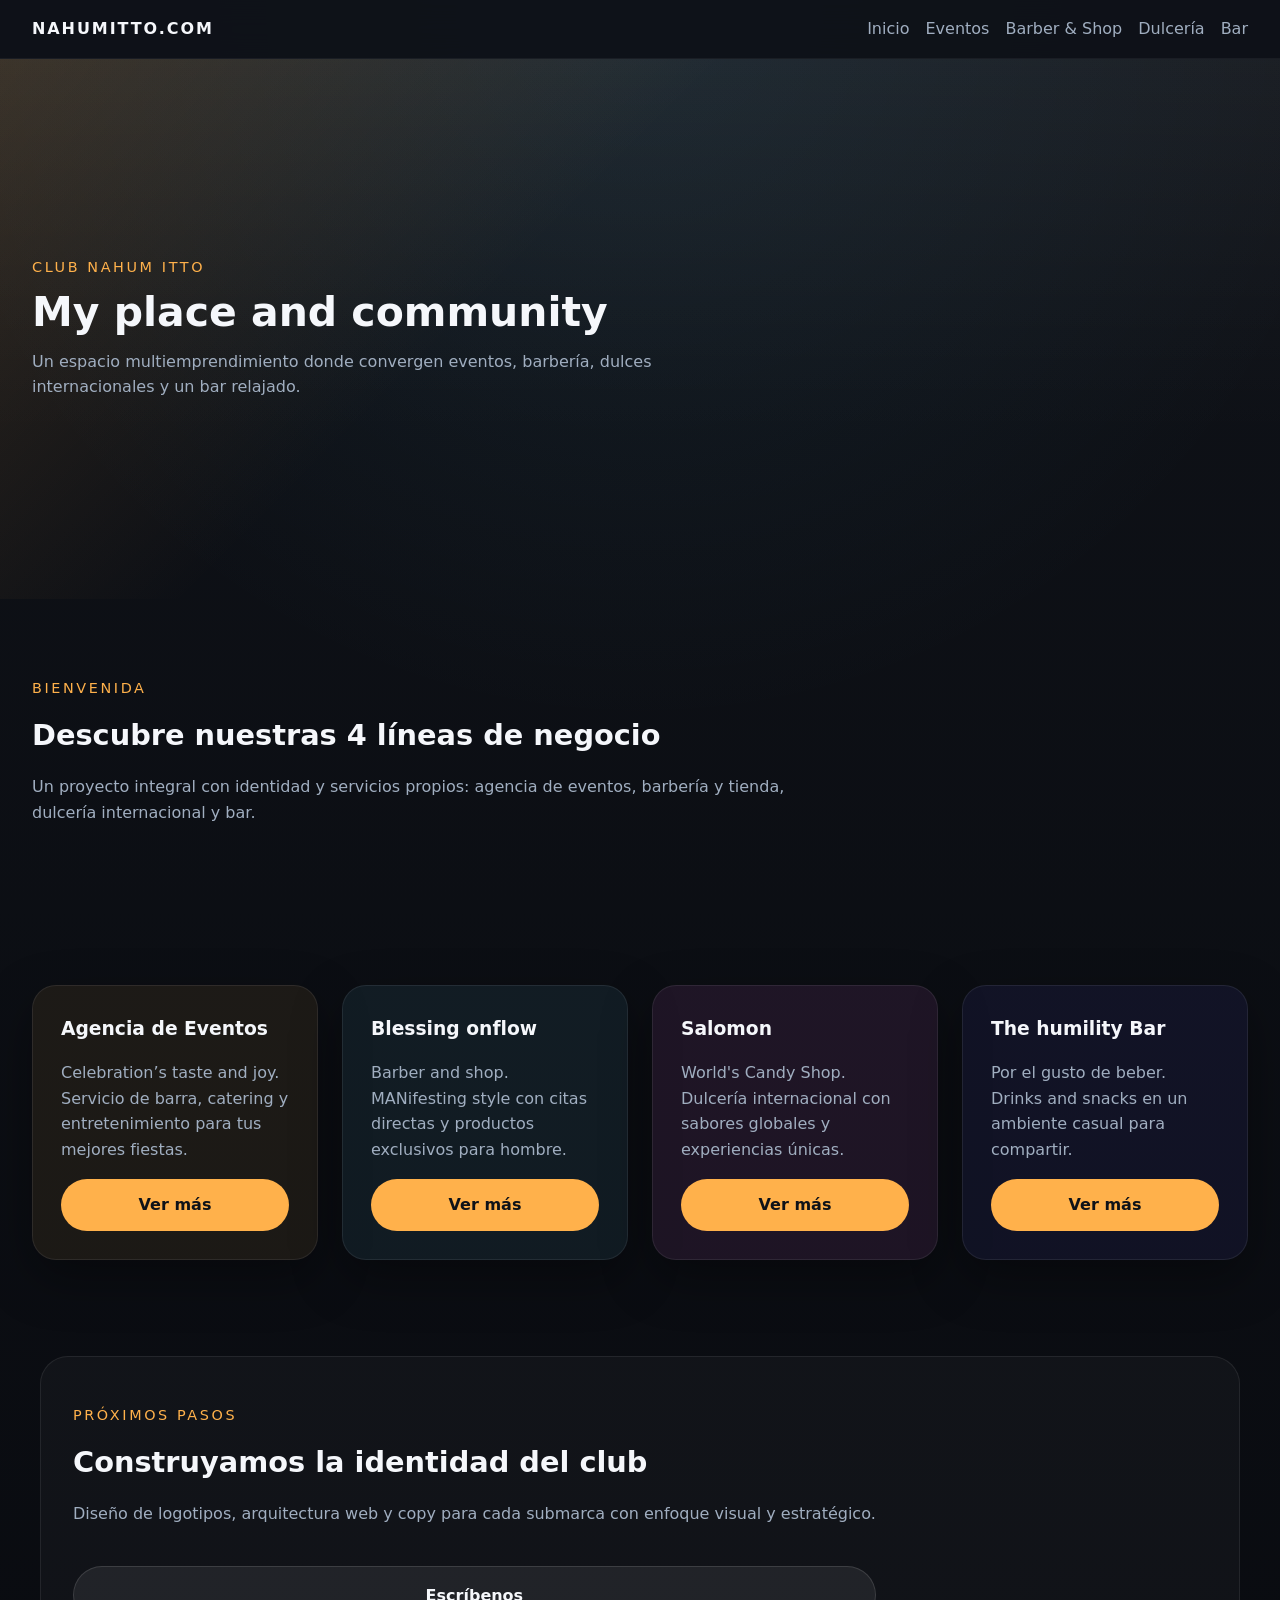
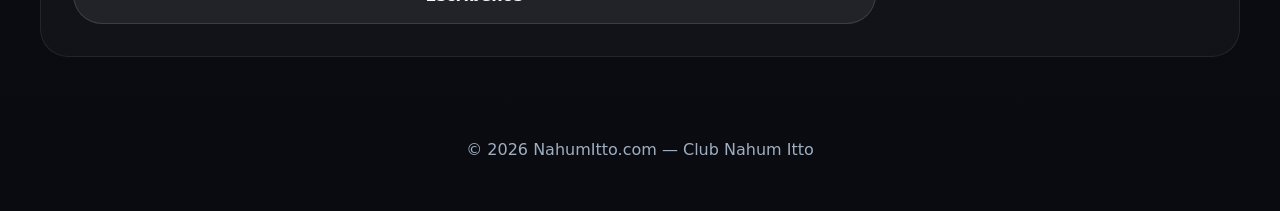
<file: index.html>
<!DOCTYPE html>
<html lang="es">
<head>
  <meta charset="UTF-8" />
  <meta name="viewport" content="width=device-width, initial-scale=1.0" />
  <title>NahumItto.com | Club Nahum Itto</title>
  <link rel="stylesheet" href="style.css" />
</head>
<body>
  <header class="site-header home-header">
    <div class="brand">
      <a href="index.html">NahumItto.com</a>
    </div>
    <nav class="main-nav">
      <a href="index.html">Inicio</a>
      <a href="eventos.html">Eventos</a>
      <a href="barber-shop.html">Barber & Shop</a>
      <a href="candy-shop.html">Dulcería</a>
      <a href="bar.html">Bar</a>
    </nav>
  </header>

  <main>
    <section class="hero hero-home">
      <div class="hero-content">
        <p class="eyebrow">Club Nahum Itto</p>
        <h1>My place and community</h1>
        <p>Un espacio multiemprendimiento donde convergen eventos, barbería, dulces internacionales y un bar relajado.</p>
      </div>
    </section>

    <section class="section intro-section">
      <div class="section-intro">
        <p class="eyebrow">Bienvenida</p>
        <h2>Descubre nuestras 4 líneas de negocio</h2>
        <p>Un proyecto integral con identidad y servicios propios: agencia de eventos, barbería y tienda, dulcería internacional y bar.</p>
      </div>
    </section>

    <section class="section grid-home">
      <article class="home-card home-card-eventos">
        <h3>Agencia de Eventos</h3>
        <p>Celebration’s taste and joy. Servicio de barra, catering y entretenimiento para tus mejores fiestas.</p>
        <a class="button small" href="eventos.html">Ver más</a>
      </article>
      <article class="home-card home-card-barber">
        <h3>Blessing onflow</h3>
        <p>Barber and shop. MANifesting style con citas directas y productos exclusivos para hombre.</p>
        <a class="button small" href="barber-shop.html">Ver más</a>
      </article>
      <article class="home-card home-card-candy">
        <h3>Salomon</h3>
        <p>World's Candy Shop. Dulcería internacional con sabores globales y experiencias únicas.</p>
        <a class="button small" href="candy-shop.html">Ver más</a>
      </article>
      <article class="home-card home-card-bar">
        <h3>The humility Bar</h3>
        <p>Por el gusto de beber. Drinks and snacks en un ambiente casual para compartir.</p>
        <a class="button small" href="bar.html">Ver más</a>
      </article>
    </section>

    <section class="section contact-section">
      <div>
        <p class="eyebrow">Próximos pasos</p>
        <h2>Construyamos la identidad del club</h2>
        <p>Diseño de logotipos, arquitectura web y copy para cada submarca con enfoque visual y estratégico.</p>
      </div>
      <a class="button secondary" href="mailto:contacto@nahumitto.com">Escríbenos</a>
    </section>
  </main>

  <footer class="footer">
    <p>© 2026 NahumItto.com — Club Nahum Itto</p>
  </footer>
</body>
</html>
</file>
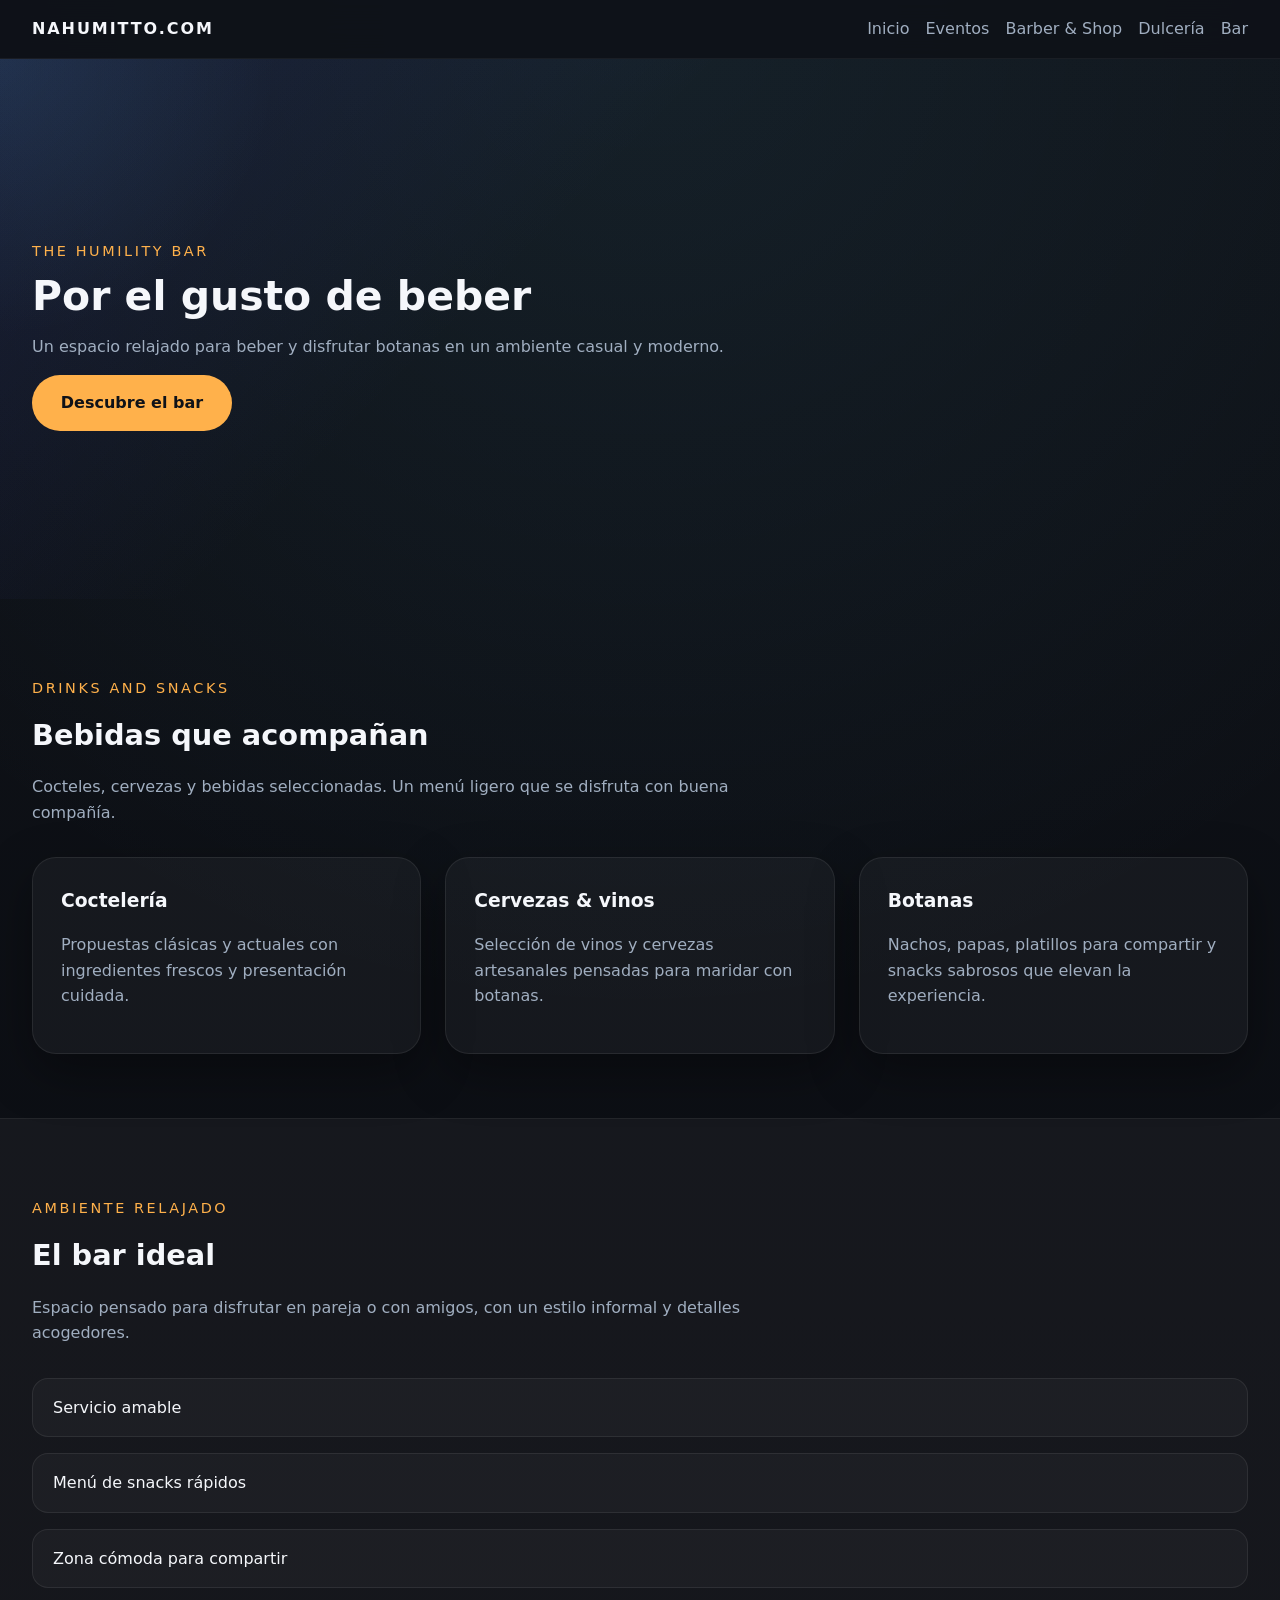
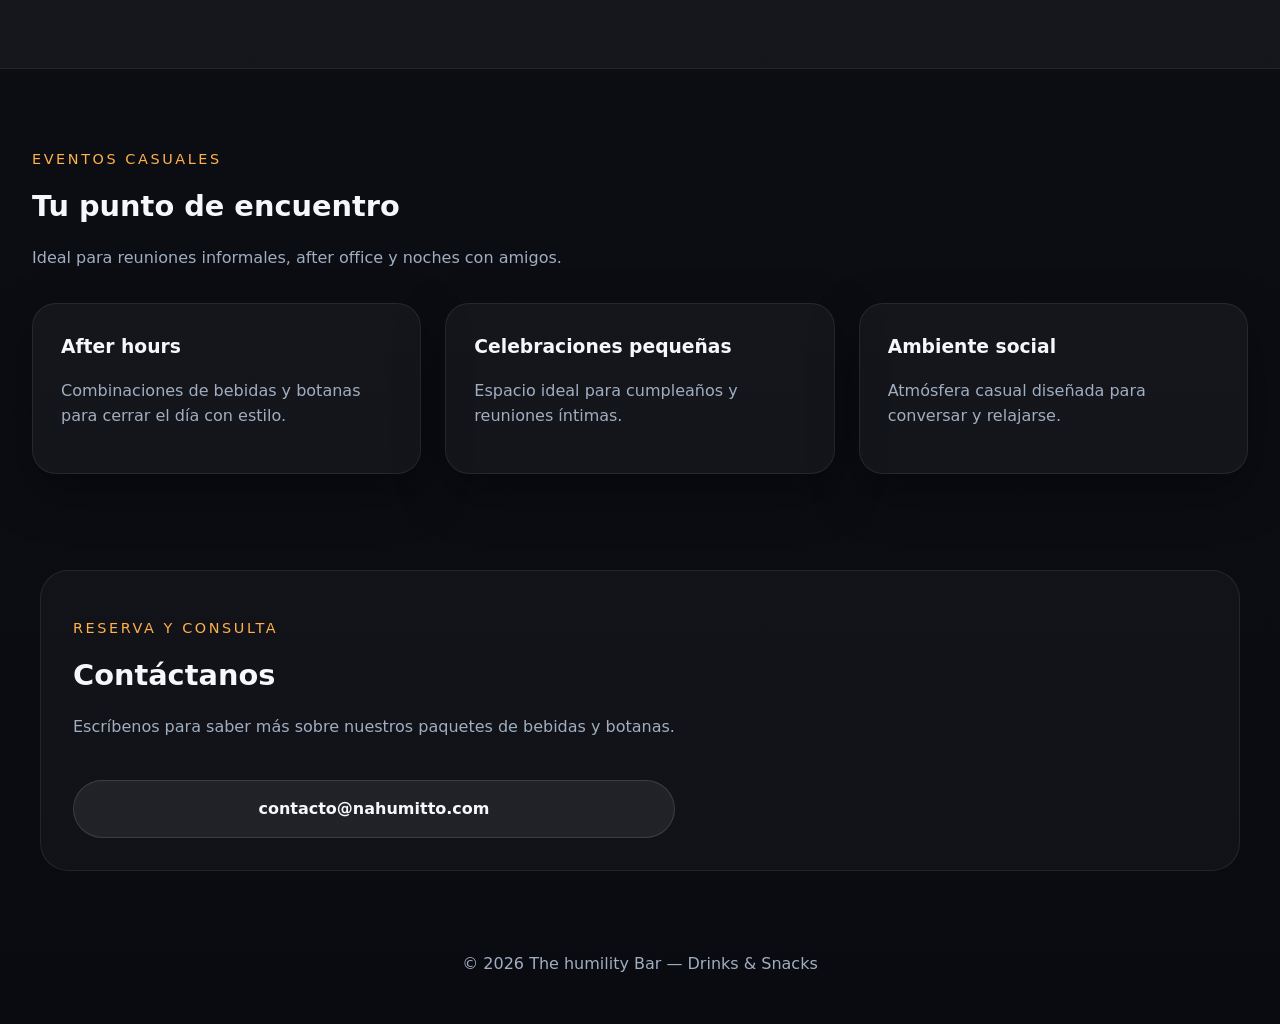
<file: bar.html>
<!DOCTYPE html>
<html lang="es">
<head>
  <meta charset="UTF-8" />
  <meta name="viewport" content="width=device-width, initial-scale=1.0" />
  <title>The Humility Bar | Drinks & Snacks</title>
  <link rel="stylesheet" href="style.css" />
</head>
<body>
  <header class="site-header">
    <div class="brand">
      <a href="index.html">NahumItto.com</a>
    </div>
    <nav class="main-nav">
      <a href="index.html">Inicio</a>
      <a href="eventos.html">Eventos</a>
      <a href="barber-shop.html">Barber & Shop</a>
      <a href="candy-shop.html">Dulcería</a>
      <a href="bar.html">Bar</a>
    </nav>
  </header>

  <main>
    <section class="hero hero-bar">
      <div class="hero-content">
        <p class="eyebrow">The humility Bar</p>
        <h1>Por el gusto de beber</h1>
        <p>Un espacio relajado para beber y disfrutar botanas en un ambiente casual y moderno.</p>
        <a class="button" href="#drinks">Descubre el bar</a>
      </div>
    </section>

    <section id="drinks" class="section">
      <div class="section-intro">
        <p class="eyebrow">Drinks and snacks</p>
        <h2>Bebidas que acompañan</h2>
        <p>Cocteles, cervezas y bebidas seleccionadas. Un menú ligero que se disfruta con buena compañía.</p>
      </div>
      <div class="cards-grid">
        <article class="card">
          <h3>Coctelería</h3>
          <p>Propuestas clásicas y actuales con ingredientes frescos y presentación cuidada.</p>
        </article>
        <article class="card">
          <h3>Cervezas & vinos</h3>
          <p>Selección de vinos y cervezas artesanales pensadas para maridar con botanas.</p>
        </article>
        <article class="card">
          <h3>Botanas</h3>
          <p>Nachos, papas, platillos para compartir y snacks sabrosos que elevan la experiencia.</p>
        </article>
      </div>
    </section>

    <section class="section section-highlight">
      <div class="section-intro">
        <p class="eyebrow">Ambiente relajado</p>
        <h2>El bar ideal</h2>
        <p>Espacio pensado para disfrutar en pareja o con amigos, con un estilo informal y detalles acogedores.</p>
      </div>
      <ul class="feature-list">
        <li>Servicio amable</li>
        <li>Menú de snacks rápidos</li>
        <li>Zona cómoda para compartir</li>
      </ul>
    </section>

    <section class="section">
      <div class="section-intro">
        <p class="eyebrow">Eventos casuales</p>
        <h2>Tu punto de encuentro</h2>
        <p>Ideal para reuniones informales, after office y noches con amigos.</p>
      </div>
      <div class="cards-grid">
        <article class="card">
          <h3>After hours</h3>
          <p>Combinaciones de bebidas y botanas para cerrar el día con estilo.</p>
        </article>
        <article class="card">
          <h3>Celebraciones pequeñas</h3>
          <p>Espacio ideal para cumpleaños y reuniones íntimas.</p>
        </article>
        <article class="card">
          <h3>Ambiente social</h3>
          <p>Atmósfera casual diseñada para conversar y relajarse.</p>
        </article>
      </div>
    </section>

    <section class="contact-section">
      <div>
        <p class="eyebrow">Reserva y consulta</p>
        <h2>Contáctanos</h2>
        <p>Escríbenos para saber más sobre nuestros paquetes de bebidas y botanas.</p>
      </div>
      <a class="button secondary" href="mailto:contacto@nahumitto.com">contacto@nahumitto.com</a>
    </section>
  </main>

  <footer class="footer">
    <p>© 2026 The humility Bar — Drinks & Snacks</p>
  </footer>
</body>
</html>
</file>
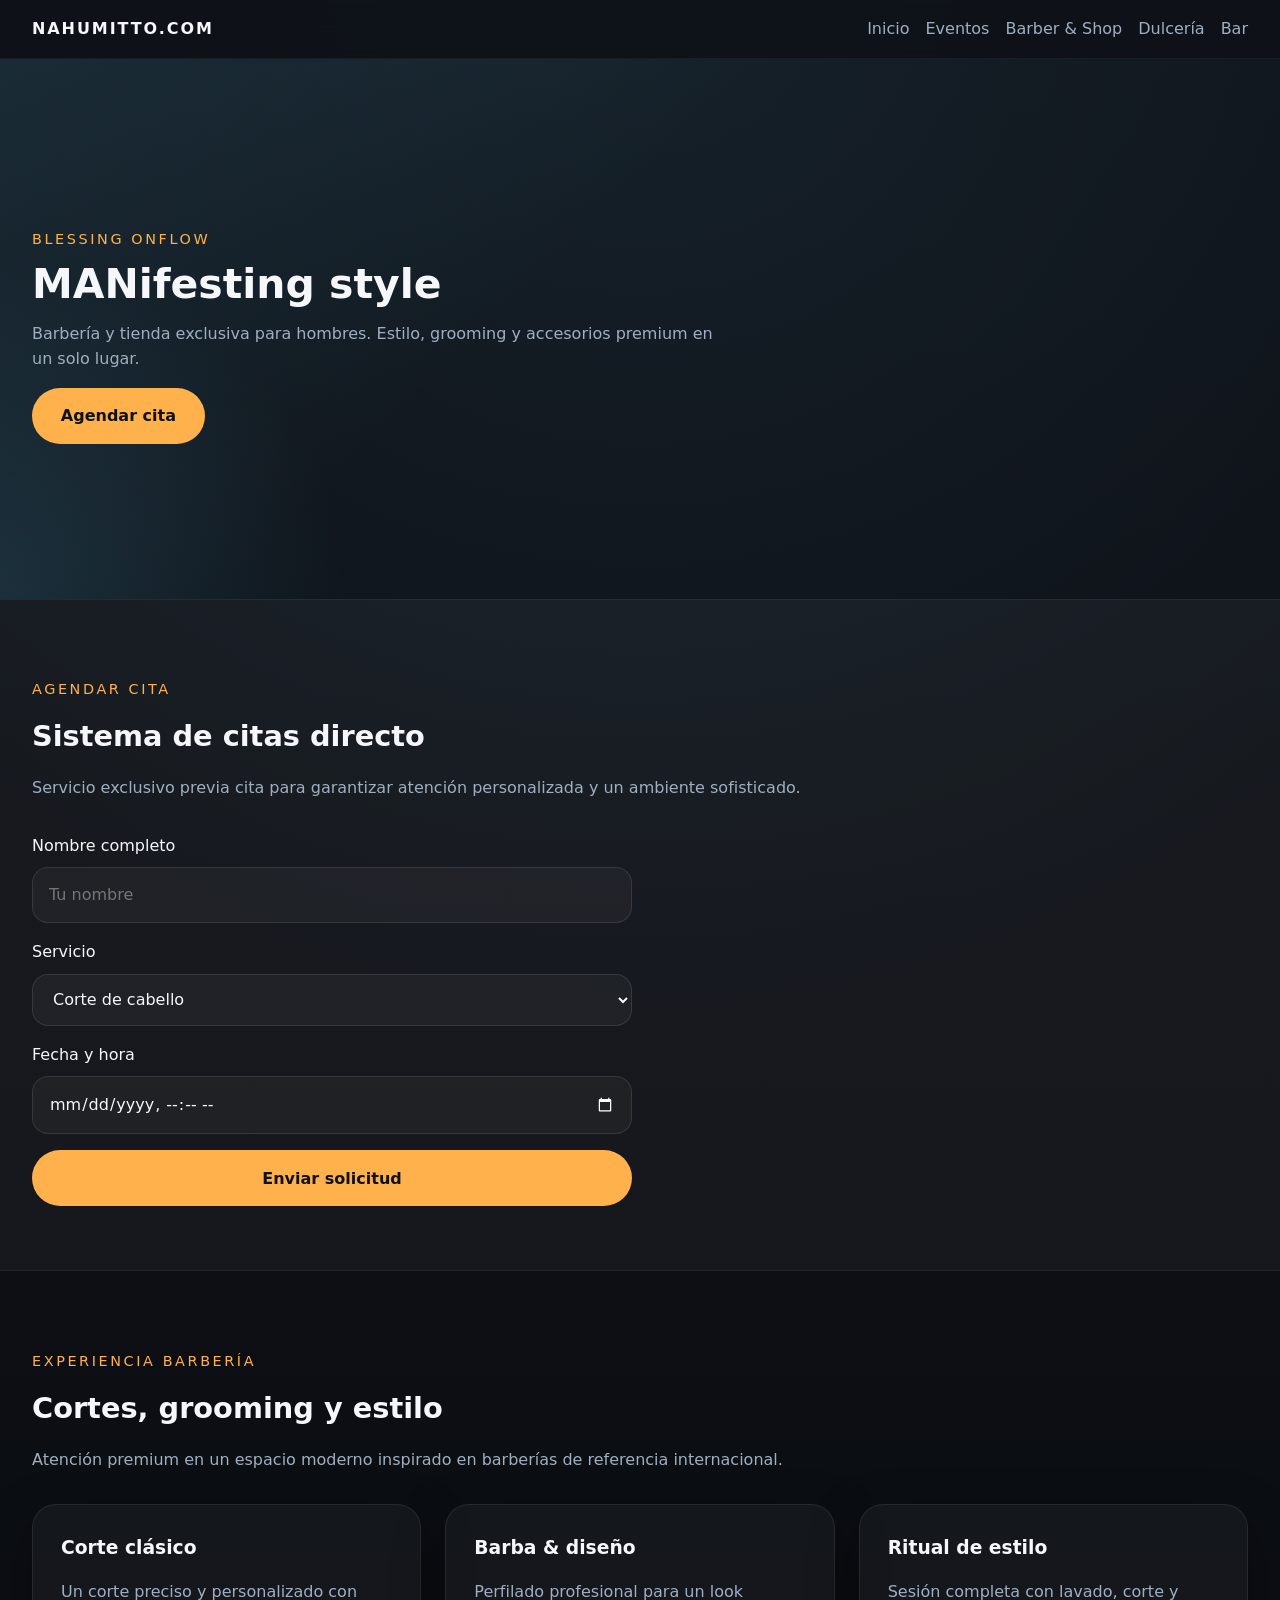
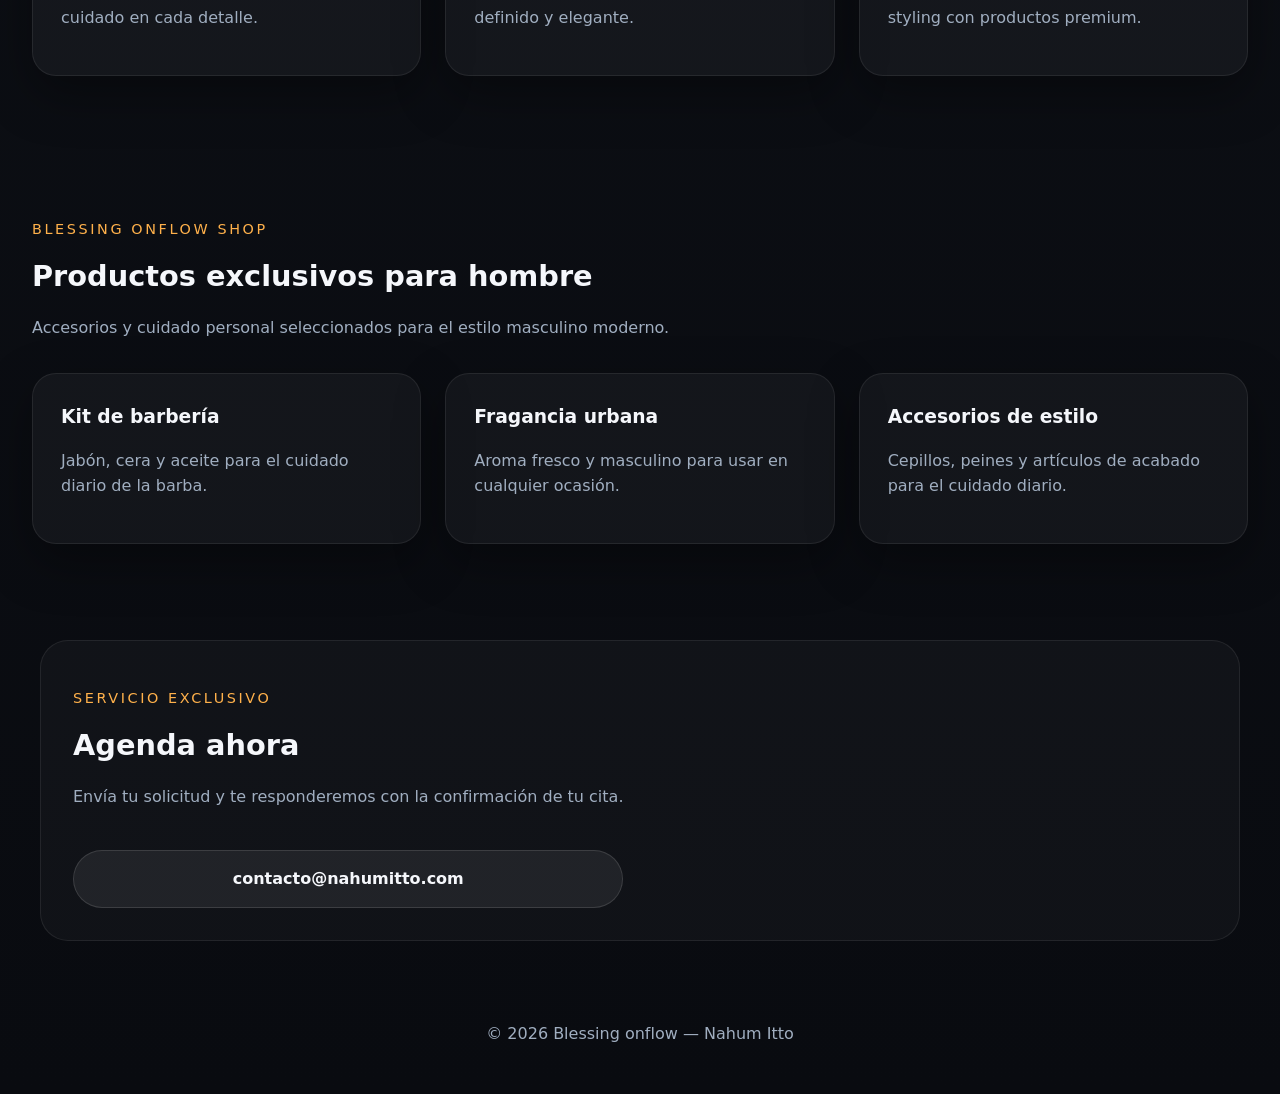
<file: barber-shop.html>
<!DOCTYPE html>
<html lang="es">
<head>
  <meta charset="UTF-8" />
  <meta name="viewport" content="width=device-width, initial-scale=1.0" />
  <title>Blessing onflow | Barber & Shop</title>
  <link rel="stylesheet" href="style.css" />
</head>
<body>
  <header class="site-header">
    <div class="brand">
      <a href="index.html">NahumItto.com</a>
    </div>
    <nav class="main-nav">
      <a href="index.html">Inicio</a>
      <a href="eventos.html">Eventos</a>
      <a href="barber-shop.html">Barber & Shop</a>
      <a href="candy-shop.html">Dulcería</a>
      <a href="bar.html">Bar</a>
    </nav>
  </header>

  <main>
    <section class="hero hero-barber">
      <div class="hero-content">
        <p class="eyebrow">Blessing onflow</p>
        <h1>MANifesting style</h1>
        <p>Barbería y tienda exclusiva para hombres. Estilo, grooming y accesorios premium en un solo lugar.</p>
        <a class="button" href="#agenda">Agendar cita</a>
      </div>
    </section>

    <section id="agenda" class="section section-highlight">
      <div class="section-intro">
        <p class="eyebrow">Agendar cita</p>
        <h2>Sistema de citas directo</h2>
        <p>Servicio exclusivo previa cita para garantizar atención personalizada y un ambiente sofisticado.</p>
      </div>
      <form class="booking-form">
        <label>
          Nombre completo
          <input type="text" placeholder="Tu nombre" required />
        </label>
        <label>
          Servicio
          <select required>
            <option value="corte">Corte de cabello</option>
            <option value="barba">Afeitado y barba</option>
            <option value="combo">Combo estilo completo</option>
          </select>
        </label>
        <label>
          Fecha y hora
          <input type="datetime-local" required />
        </label>
        <button type="submit" class="button">Enviar solicitud</button>
      </form>
    </section>

    <section class="section">
      <div class="section-intro">
        <p class="eyebrow">Experiencia Barbería</p>
        <h2>Cortes, grooming y estilo</h2>
        <p>Atención premium en un espacio moderno inspirado en barberías de referencia internacional.</p>
      </div>
      <div class="cards-grid">
        <article class="card">
          <h3>Corte clásico</h3>
          <p>Un corte preciso y personalizado con cuidado en cada detalle.</p>
        </article>
        <article class="card">
          <h3>Barba & diseño</h3>
          <p>Perfilado profesional para un look definido y elegante.</p>
        </article>
        <article class="card">
          <h3>Ritual de estilo</h3>
          <p>Sesión completa con lavado, corte y styling con productos premium.</p>
        </article>
      </div>
    </section>

    <section class="section">
      <div class="section-intro">
        <p class="eyebrow">Blessing onflow Shop</p>
        <h2>Productos exclusivos para hombre</h2>
        <p>Accesorios y cuidado personal seleccionados para el estilo masculino moderno.</p>
      </div>
      <div class="product-grid">
        <article class="product-card">
          <h3>Kit de barbería</h3>
          <p>Jabón, cera y aceite para el cuidado diario de la barba.</p>
        </article>
        <article class="product-card">
          <h3>Fragancia urbana</h3>
          <p>Aroma fresco y masculino para usar en cualquier ocasión.</p>
        </article>
        <article class="product-card">
          <h3>Accesorios de estilo</h3>
          <p>Cepillos, peines y artículos de acabado para el cuidado diario.</p>
        </article>
      </div>
    </section>

    <section class="contact-section">
      <div>
        <p class="eyebrow">Servicio exclusivo</p>
        <h2>Agenda ahora</h2>
        <p>Envía tu solicitud y te responderemos con la confirmación de tu cita.</p>
      </div>
      <a class="button secondary" href="mailto:contacto@nahumitto.com">contacto@nahumitto.com</a>
    </section>
  </main>

  <footer class="footer">
    <p>© 2026 Blessing onflow — Nahum Itto</p>
  </footer>
</body>
</html>
</file>
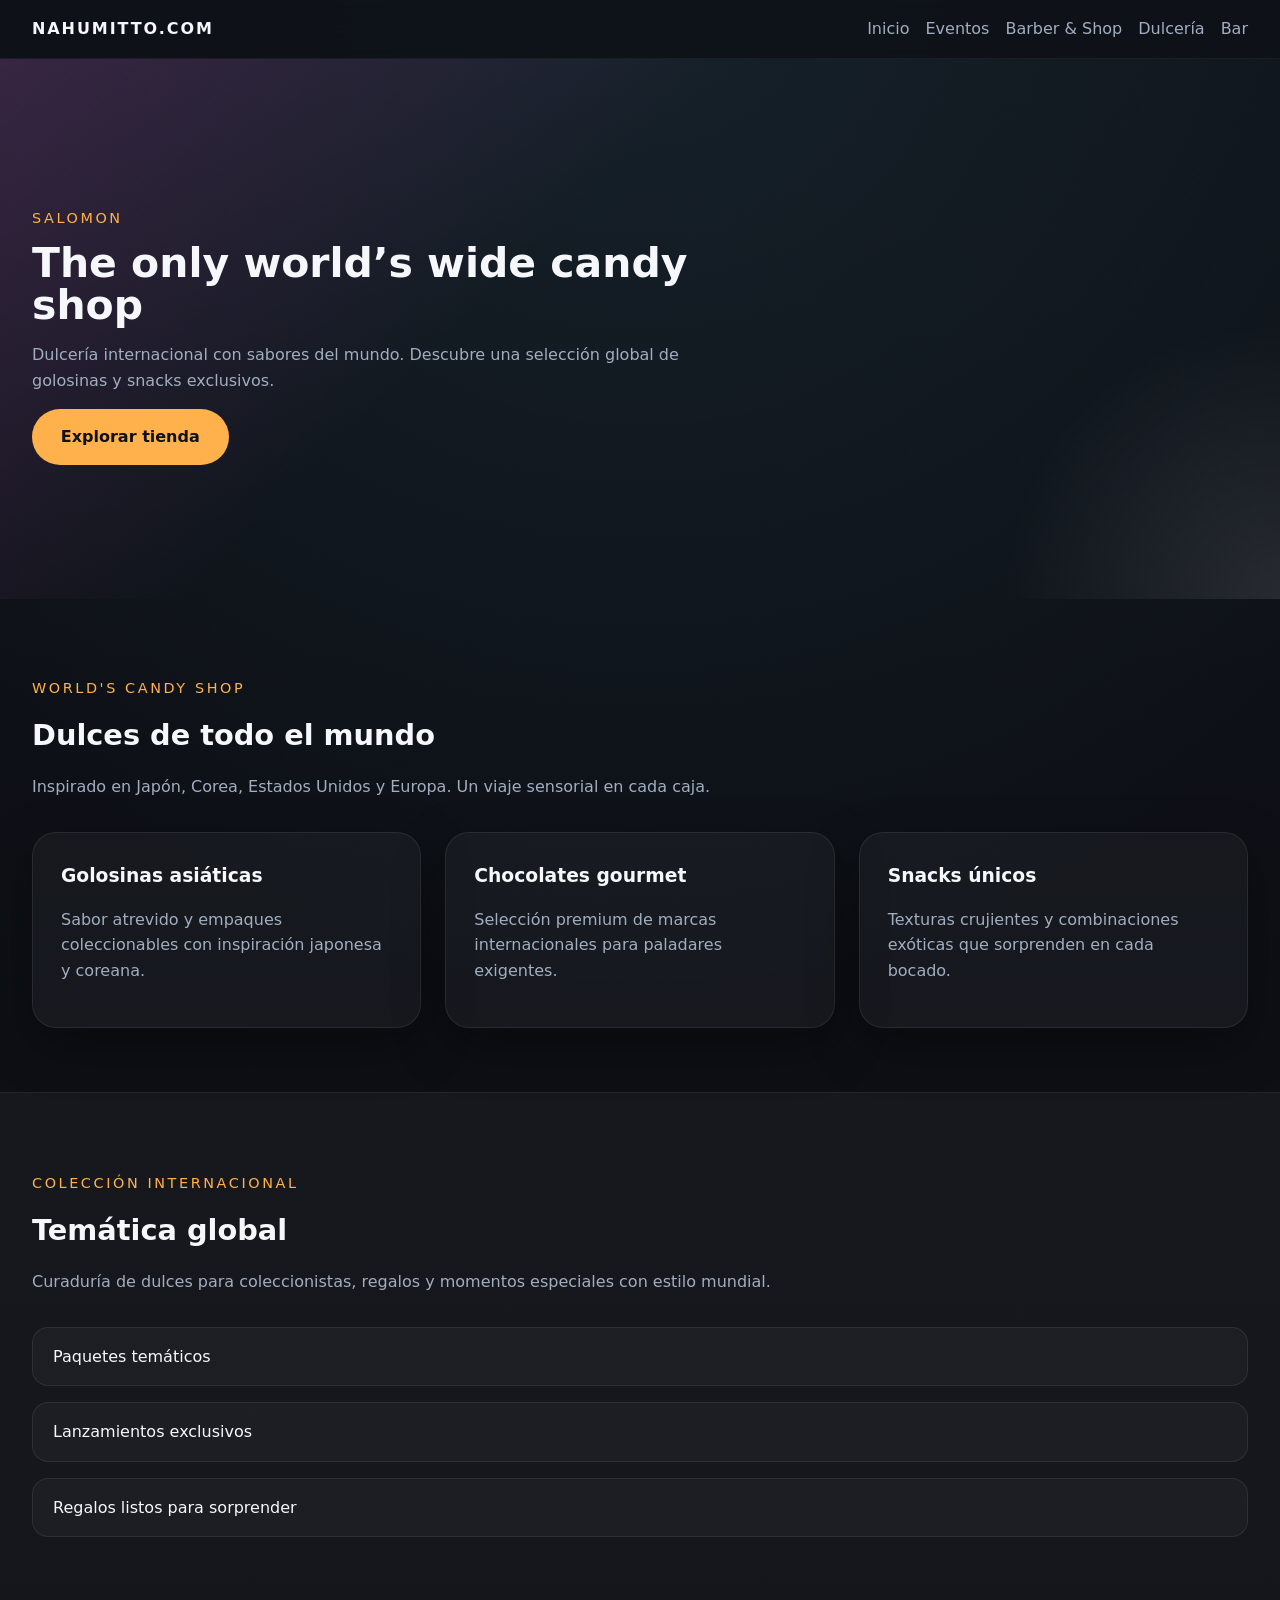
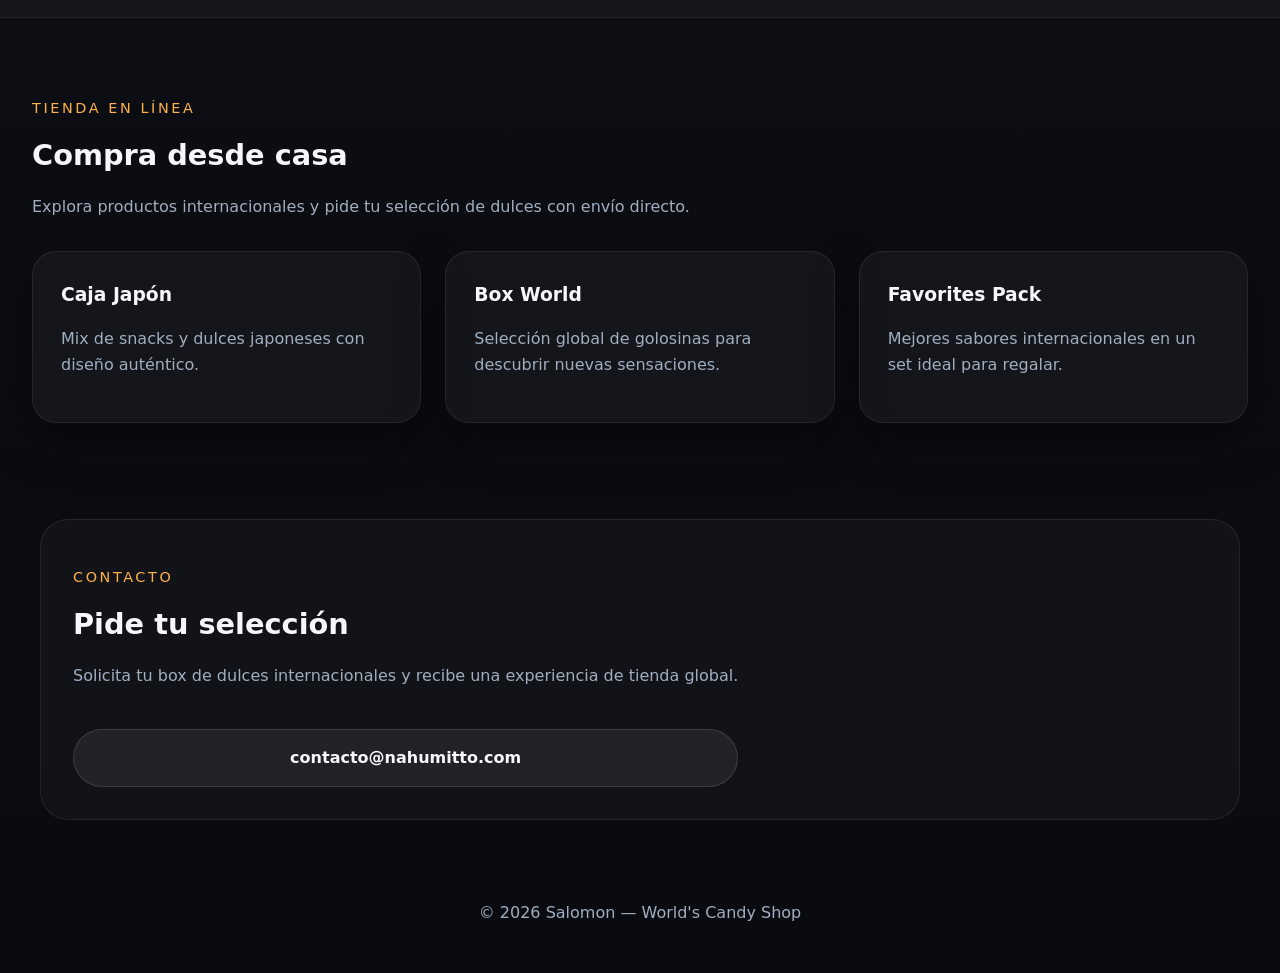
<file: candy-shop.html>
<!DOCTYPE html>
<html lang="es">
<head>
  <meta charset="UTF-8" />
  <meta name="viewport" content="width=device-width, initial-scale=1.0" />
  <title>Salomon | World's Candy Shop</title>
  <link rel="stylesheet" href="style.css" />
</head>
<body>
  <header class="site-header">
    <div class="brand">
      <a href="index.html">NahumItto.com</a>
    </div>
    <nav class="main-nav">
      <a href="index.html">Inicio</a>
      <a href="eventos.html">Eventos</a>
      <a href="barber-shop.html">Barber & Shop</a>
      <a href="candy-shop.html">Dulcería</a>
      <a href="bar.html">Bar</a>
    </nav>
  </header>

  <main>
    <section class="hero hero-candy">
      <div class="hero-content">
        <p class="eyebrow">Salomon</p>
        <h1>The only world’s wide candy shop</h1>
        <p>Dulcería internacional con sabores del mundo. Descubre una selección global de golosinas y snacks exclusivos.</p>
        <a class="button" href="#coleccion">Explorar tienda</a>
      </div>
    </section>

    <section id="coleccion" class="section">
      <div class="section-intro">
        <p class="eyebrow">World's Candy Shop</p>
        <h2>Dulces de todo el mundo</h2>
        <p>Inspirado en Japón, Corea, Estados Unidos y Europa. Un viaje sensorial en cada caja.</p>
      </div>
      <div class="cards-grid">
        <article class="card">
          <h3>Golosinas asiáticas</h3>
          <p>Sabor atrevido y empaques coleccionables con inspiración japonesa y coreana.</p>
        </article>
        <article class="card">
          <h3>Chocolates gourmet</h3>
          <p>Selección premium de marcas internacionales para paladares exigentes.</p>
        </article>
        <article class="card">
          <h3>Snacks únicos</h3>
          <p>Texturas crujientes y combinaciones exóticas que sorprenden en cada bocado.</p>
        </article>
      </div>
    </section>

    <section class="section section-highlight">
      <div class="section-intro">
        <p class="eyebrow">Colección internacional</p>
        <h2>Temática global</h2>
        <p>Curaduría de dulces para coleccionistas, regalos y momentos especiales con estilo mundial.</p>
      </div>
      <ul class="feature-list">
        <li>Paquetes temáticos</li>
        <li>Lanzamientos exclusivos</li>
        <li>Regalos listos para sorprender</li>
      </ul>
    </section>

    <section class="section">
      <div class="section-intro">
        <p class="eyebrow">Tienda en línea</p>
        <h2>Compra desde casa</h2>
        <p>Explora productos internacionales y pide tu selección de dulces con envío directo.</p>
      </div>
      <div class="product-grid">
        <article class="product-card">
          <h3>Caja Japón</h3>
          <p>Mix de snacks y dulces japoneses con diseño auténtico.</p>
        </article>
        <article class="product-card">
          <h3>Box World</h3>
          <p>Selección global de golosinas para descubrir nuevas sensaciones.</p>
        </article>
        <article class="product-card">
          <h3>Favorites Pack</h3>
          <p>Mejores sabores internacionales en un set ideal para regalar.</p>
        </article>
      </div>
    </section>

    <section class="contact-section">
      <div>
        <p class="eyebrow">Contacto</p>
        <h2>Pide tu selección</h2>
        <p>Solicita tu box de dulces internacionales y recibe una experiencia de tienda global.</p>
      </div>
      <a class="button secondary" href="mailto:contacto@nahumitto.com">contacto@nahumitto.com</a>
    </section>
  </main>

  <footer class="footer">
    <p>© 2026 Salomon — World's Candy Shop</p>
  </footer>
</body>
</html>
</file>
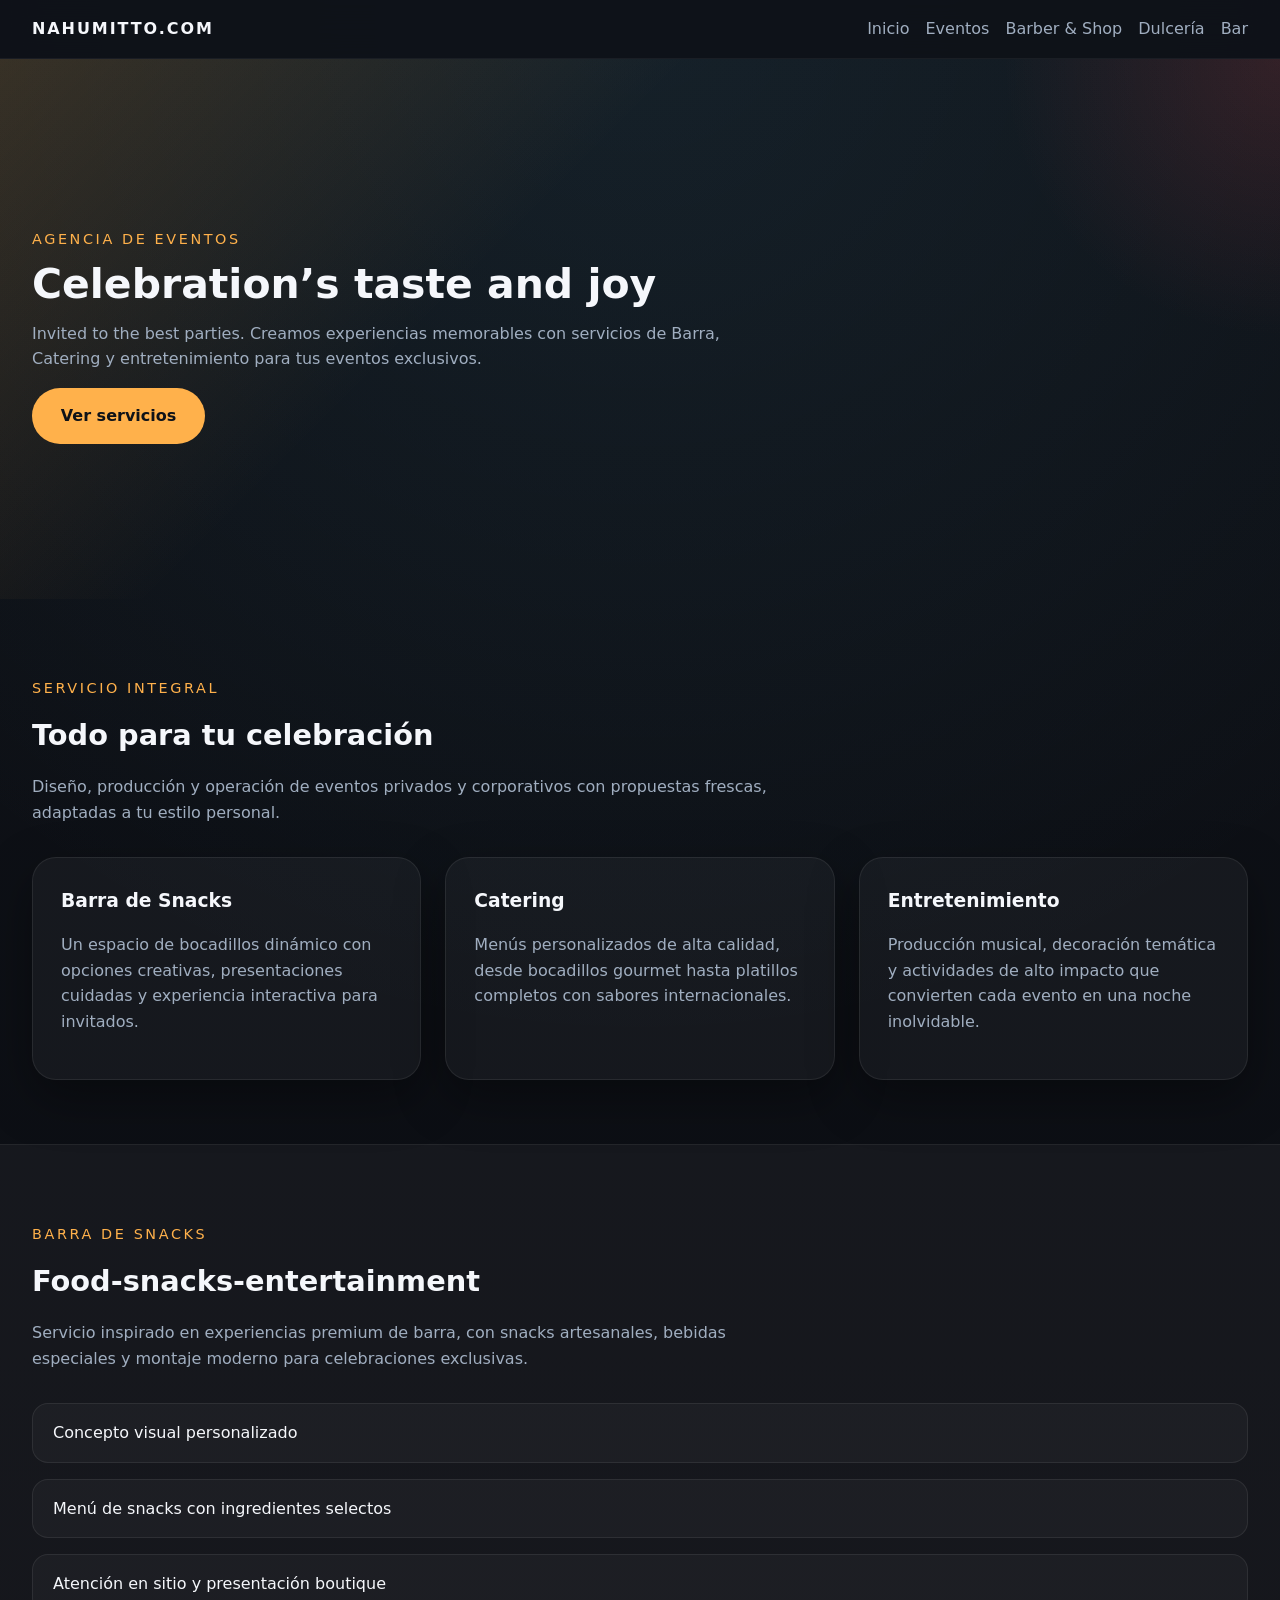
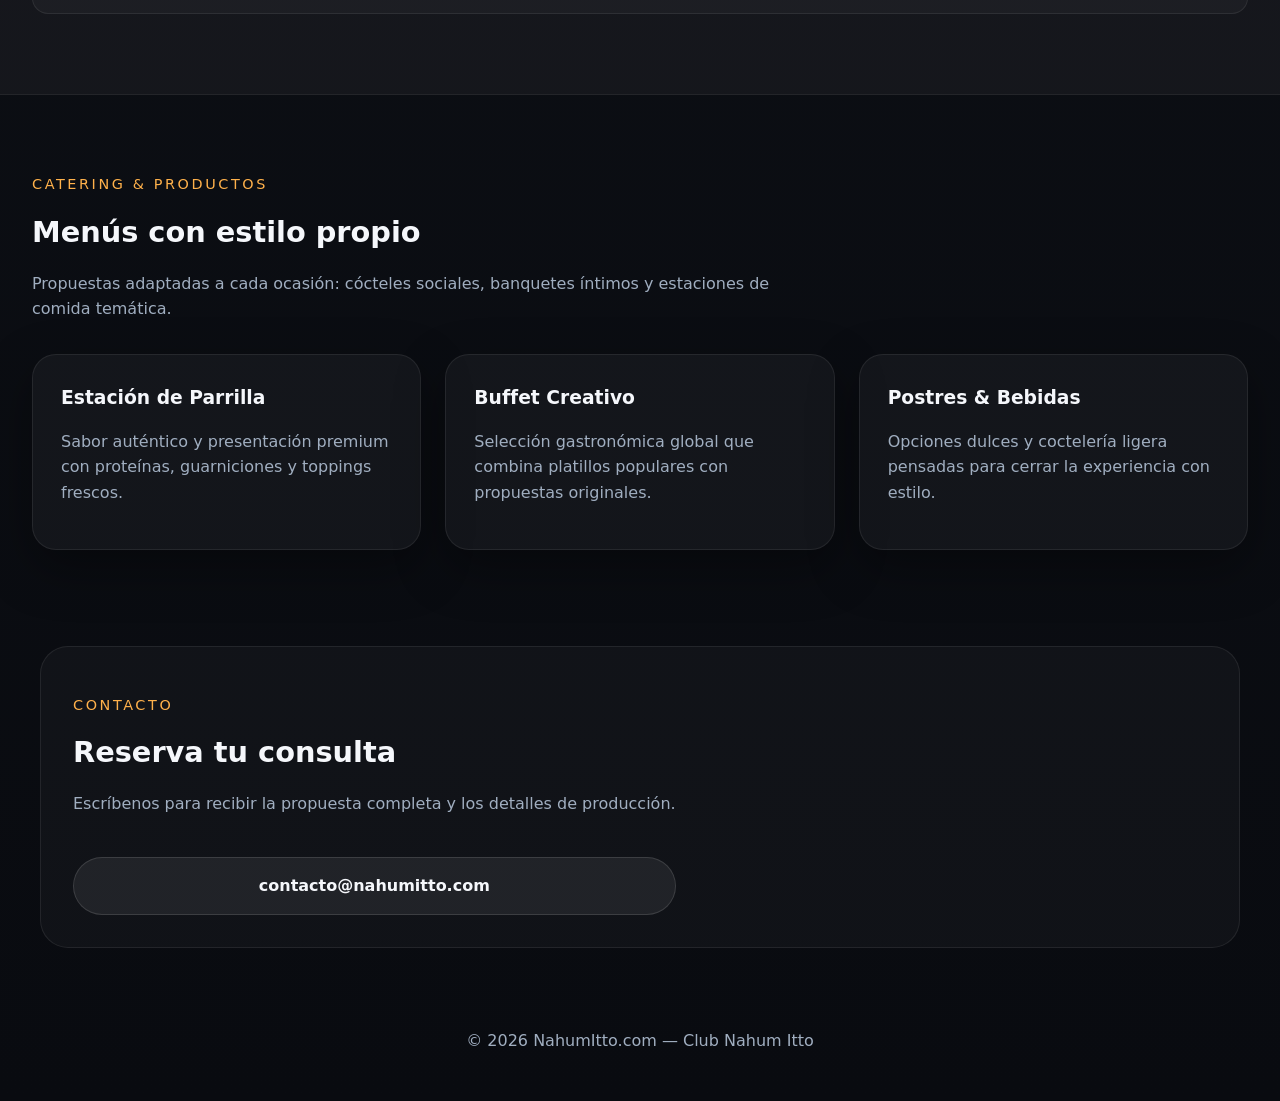
<file: eventos.html>
<!DOCTYPE html>
<html lang="es">
<head>
  <meta charset="UTF-8" />
  <meta name="viewport" content="width=device-width, initial-scale=1.0" />
  <title>Agencia de Eventos | Nahum Itto</title>
  <link rel="stylesheet" href="style.css" />
</head>
<body>
  <header class="site-header">
    <div class="brand">
      <a href="index.html">NahumItto.com</a>
    </div>
    <nav class="main-nav">
      <a href="index.html">Inicio</a>
      <a href="eventos.html">Eventos</a>
      <a href="barber-shop.html">Barber & Shop</a>
      <a href="candy-shop.html">Dulcería</a>
      <a href="bar.html">Bar</a>
    </nav>
  </header>

  <main>
    <section class="hero hero-eventos">
      <div class="hero-content">
        <p class="eyebrow">Agencia de eventos</p>
        <h1>Celebration’s taste and joy</h1>
        <p>Invited to the best parties. Creamos experiencias memorables con servicios de Barra, Catering y entretenimiento para tus eventos exclusivos.</p>
        <a class="button" href="#servicios">Ver servicios</a>
      </div>
    </section>

    <section id="servicios" class="section">
      <div class="section-intro">
        <p class="eyebrow">Servicio integral</p>
        <h2>Todo para tu celebración</h2>
        <p>Diseño, producción y operación de eventos privados y corporativos con propuestas frescas, adaptadas a tu estilo personal.</p>
      </div>

      <div class="cards-grid">
        <article class="card">
          <h3>Barra de Snacks</h3>
          <p>Un espacio de bocadillos dinámico con opciones creativas, presentaciones cuidadas y experiencia interactiva para invitados.</p>
        </article>
        <article class="card">
          <h3>Catering</h3>
          <p>Menús personalizados de alta calidad, desde bocadillos gourmet hasta platillos completos con sabores internacionales.</p>
        </article>
        <article class="card">
          <h3>Entretenimiento</h3>
          <p>Producción musical, decoración temática y actividades de alto impacto que convierten cada evento en una noche inolvidable.</p>
        </article>
      </div>
    </section>

    <section class="section section-highlight">
      <div class="section-intro">
        <p class="eyebrow">Barra de Snacks</p>
        <h2>Food-snacks-entertainment</h2>
        <p>Servicio inspirado en experiencias premium de barra, con snacks artesanales, bebidas especiales y montaje moderno para celebraciones exclusivas.</p>
      </div>
      <ul class="feature-list">
        <li>Concepto visual personalizado</li>
        <li>Menú de snacks con ingredientes selectos</li>
        <li>Atención en sitio y presentación boutique</li>
      </ul>
    </section>

    <section class="section">
      <div class="section-intro">
        <p class="eyebrow">Catering & Productos</p>
        <h2>Menús con estilo propio</h2>
        <p>Propuestas adaptadas a cada ocasión: cócteles sociales, banquetes íntimos y estaciones de comida temática.</p>
      </div>
      <div class="cards-grid">
        <article class="card">
          <h3>Estación de Parrilla</h3>
          <p>Sabor auténtico y presentación premium con proteínas, guarniciones y toppings frescos.</p>
        </article>
        <article class="card">
          <h3>Buffet Creativo</h3>
          <p>Selección gastronómica global que combina platillos populares con propuestas originales.</p>
        </article>
        <article class="card">
          <h3>Postres & Bebidas</h3>
          <p>Opciones dulces y coctelería ligera pensadas para cerrar la experiencia con estilo.</p>
        </article>
      </div>
    </section>

    <section class="contact-section">
      <div>
        <p class="eyebrow">Contacto</p>
        <h2>Reserva tu consulta</h2>
        <p>Escríbenos para recibir la propuesta completa y los detalles de producción.</p>
      </div>
      <a class="button secondary" href="mailto:contacto@nahumitto.com">contacto@nahumitto.com</a>
    </section>
  </main>

  <footer class="footer">
    <p>© 2026 NahumItto.com — Club Nahum Itto</p>
  </footer>
</body>
</html>
</file>
<file: style.css>
/* Estilos globales */
:root {
  color-scheme: dark;
  --bg: #0f1218;
  --surface: #141923;
  --surface-strong: #1e2430;
  --text: #f5f7fb;
  --muted: #a0aec0;
  --primary: #ffb14b;
  --accent: #65d6ff;
  --border: rgba(255, 255, 255, 0.08);
  --shadow: 0 18px 50px rgba(0, 0, 0, 0.35);
}

* {
  box-sizing: border-box;
}

body {
  margin: 0;
  font-family: "Inter", system-ui, sans-serif;
  background: radial-gradient(circle at top, rgba(101, 214, 255, 0.08), transparent 38%),
    linear-gradient(180deg, #0f1218 0%, #090b10 100%);
  color: var(--text);
  line-height: 1.6;
}

img {
  max-width: 100%;
  display: block;
}

a {
  color: inherit;
  text-decoration: none;
}

button, input, select {
  font: inherit;
}

.site-header {
  display: flex;
  align-items: center;
  justify-content: space-between;
  padding: 1rem 2rem;
  position: sticky;
  top: 0;
  z-index: 10;
  background: rgba(15, 18, 24, 0.92);
  backdrop-filter: blur(16px);
  border-bottom: 1px solid rgba(255, 255, 255, 0.05);
}

.brand a {
  font-weight: 700;
  letter-spacing: 0.12em;
  text-transform: uppercase;
}

.main-nav {
  display: flex;
  gap: 1rem;
  flex-wrap: wrap;
}

.main-nav a {
  color: var(--muted);
  transition: color 0.2s ease;
}

.main-nav a:hover {
  color: var(--text);
}

.hero {
  min-height: 60vh;
  display: grid;
  align-items: center;
  padding: 4rem 2rem;
}

.hero-content {
  max-width: 700px;
}

.hero-home {
  background: linear-gradient(135deg, rgba(255, 177, 75, 0.14), transparent 40%),
    linear-gradient(180deg, rgba(255, 255, 255, 0.05), transparent 70%);
}

.hero-eventos {
  background: linear-gradient(135deg, rgba(255, 181, 77, 0.16), transparent 38%),
    radial-gradient(circle at top right, rgba(255, 86, 92, 0.14), transparent 20%);
}

.hero-barber {
  background: linear-gradient(135deg, rgba(101, 214, 255, 0.1), transparent 42%),
    radial-gradient(circle at bottom left, rgba(101, 214, 255, 0.12), transparent 25%);
}

.hero-candy {
  background: linear-gradient(135deg, rgba(255, 111, 255, 0.16), transparent 40%),
    radial-gradient(circle at bottom right, rgba(255, 255, 255, 0.1), transparent 20%);
}

.hero-bar {
  background: linear-gradient(135deg, rgba(89, 97, 255, 0.12), transparent 40%),
    radial-gradient(circle at top left, rgba(101, 214, 255, 0.1), transparent 20%);
}

.eyebrow {
  text-transform: uppercase;
  letter-spacing: 0.18em;
  color: var(--primary);
  margin-bottom: 0.75rem;
  font-size: 0.9rem;
}

h1, h2, h3 {
  margin: 0;
}

h1 {
  font-size: clamp(2.5rem, 3.2vw, 4rem);
  line-height: 1.03;
}

h2 {
  font-size: clamp(1.8rem, 2.2vw, 2.6rem);
  margin-bottom: 0.75rem;
}

p {
  color: var(--muted);
}

.section {
  padding: 4rem 2rem;
}

.section-intro {
  max-width: 780px;
  margin-bottom: 2rem;
}

.cards-grid, .product-grid, .grid-home {
  display: grid;
  gap: 1.5rem;
}

.cards-grid {
  grid-template-columns: repeat(auto-fit, minmax(240px, 1fr));
}

.product-grid {
  grid-template-columns: repeat(auto-fit, minmax(220px, 1fr));
}

.grid-home {
  grid-template-columns: repeat(auto-fit, minmax(260px, 1fr));
}

.card, .product-card, .home-card {
  background: rgba(255, 255, 255, 0.04);
  border: 1px solid var(--border);
  border-radius: 24px;
  padding: 1.75rem;
  box-shadow: var(--shadow);
}

.home-card {
  min-height: 240px;
  display: flex;
  flex-direction: column;
  justify-content: space-between;
}

.home-card-eventos { background: rgba(255, 177, 75, 0.07); }
.home-card-barber { background: rgba(101, 214, 255, 0.07); }
.home-card-candy { background: rgba(255, 111, 255, 0.08); }
.home-card-bar { background: rgba(89, 97, 255, 0.08); }

.button {
  display: inline-flex;
  align-items: center;
  justify-content: center;
  gap: 0.5rem;
  border: none;
  background: var(--primary);
  color: #0f1218;
  padding: 0.95rem 1.8rem;
  border-radius: 999px;
  font-weight: 700;
  cursor: pointer;
  transition: transform 0.2s ease, box-shadow 0.2s ease;
}

.button:hover {
  transform: translateY(-2px);
  box-shadow: 0 14px 30px rgba(255, 177, 75, 0.24);
}

.button.small {
  padding: 0.85rem 1.4rem;
}

.button.secondary {
  background: rgba(255, 255, 255, 0.07);
  color: var(--text);
  border: 1px solid rgba(255, 255, 255, 0.12);
}

.section-highlight {
  background: rgba(255, 255, 255, 0.04);
  border-top: 1px solid rgba(255, 255, 255, 0.06);
  border-bottom: 1px solid rgba(255, 255, 255, 0.06);
}

.feature-list {
  list-style: none;
  padding: 0;
  display: grid;
  gap: 1rem;
}

.feature-list li {
  background: rgba(255, 255, 255, 0.03);
  border: 1px solid rgba(255, 255, 255, 0.08);
  padding: 1rem 1.25rem;
  border-radius: 16px;
}

.booking-form {
  display: grid;
  gap: 1rem;
  max-width: 600px;
}

.booking-form label {
  display: grid;
  gap: 0.55rem;
  color: var(--text);
}

.booking-form input,
.booking-form select {
  width: 100%;
  border: 1px solid rgba(255, 255, 255, 0.1);
  border-radius: 16px;
  background: rgba(255, 255, 255, 0.04);
  color: var(--text);
  padding: 0.9rem 1rem;
}

.contact-section {
  display: grid;
  gap: 1.5rem;
  align-items: center;
  justify-content: space-between;
  background: rgba(255, 255, 255, 0.03);
  border: 1px solid rgba(255, 255, 255, 0.08);
  border-radius: 28px;
  padding: 2rem;
  margin: 2rem auto;
  max-width: 1200px;
}

.footer {
  padding: 2rem;
  text-align: center;
  color: var(--muted);
}

@media (max-width: 768px) {
  .site-header {
    flex-direction: column;
    align-items: flex-start;
    gap: 1rem;
  }

  .hero {
    padding-top: 2rem;
    padding-bottom: 2rem;
  }

  .section,
  .contact-section {
    padding: 2rem 1.5rem;
  }
}
</file>
